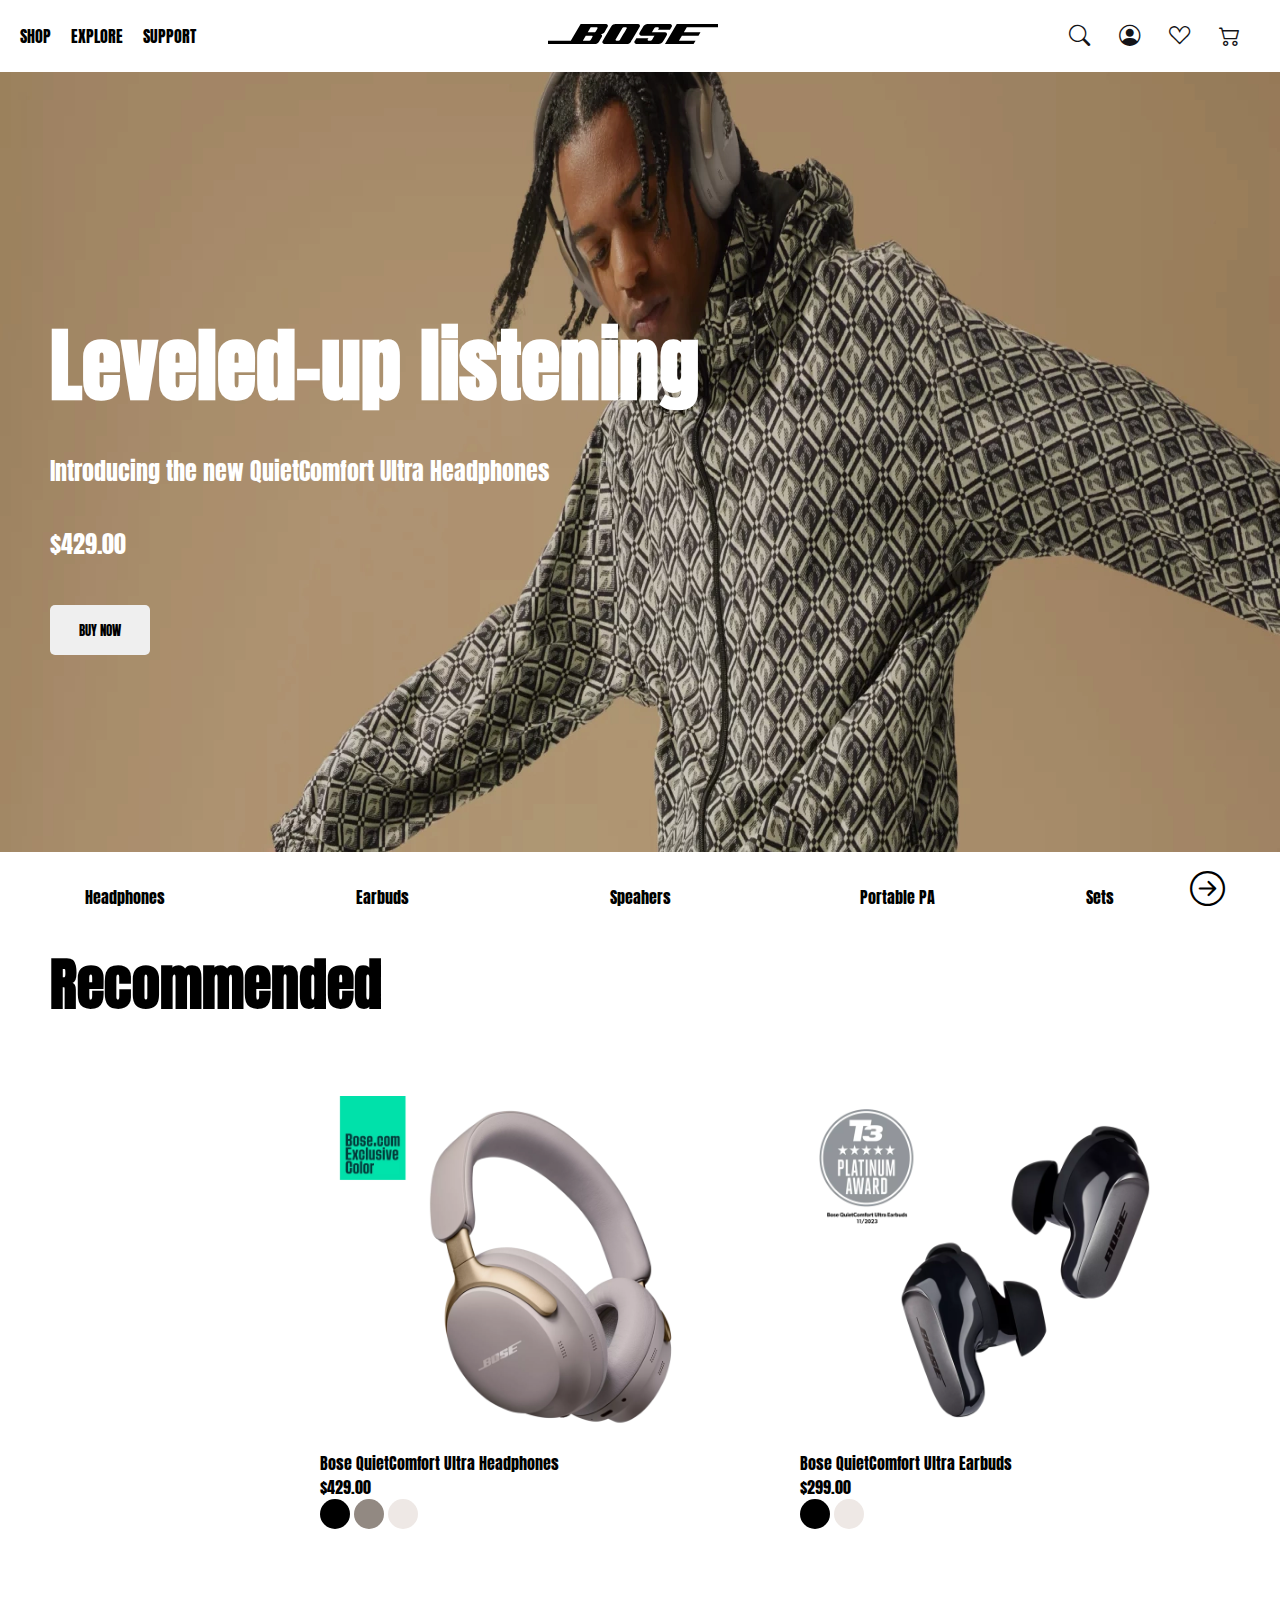
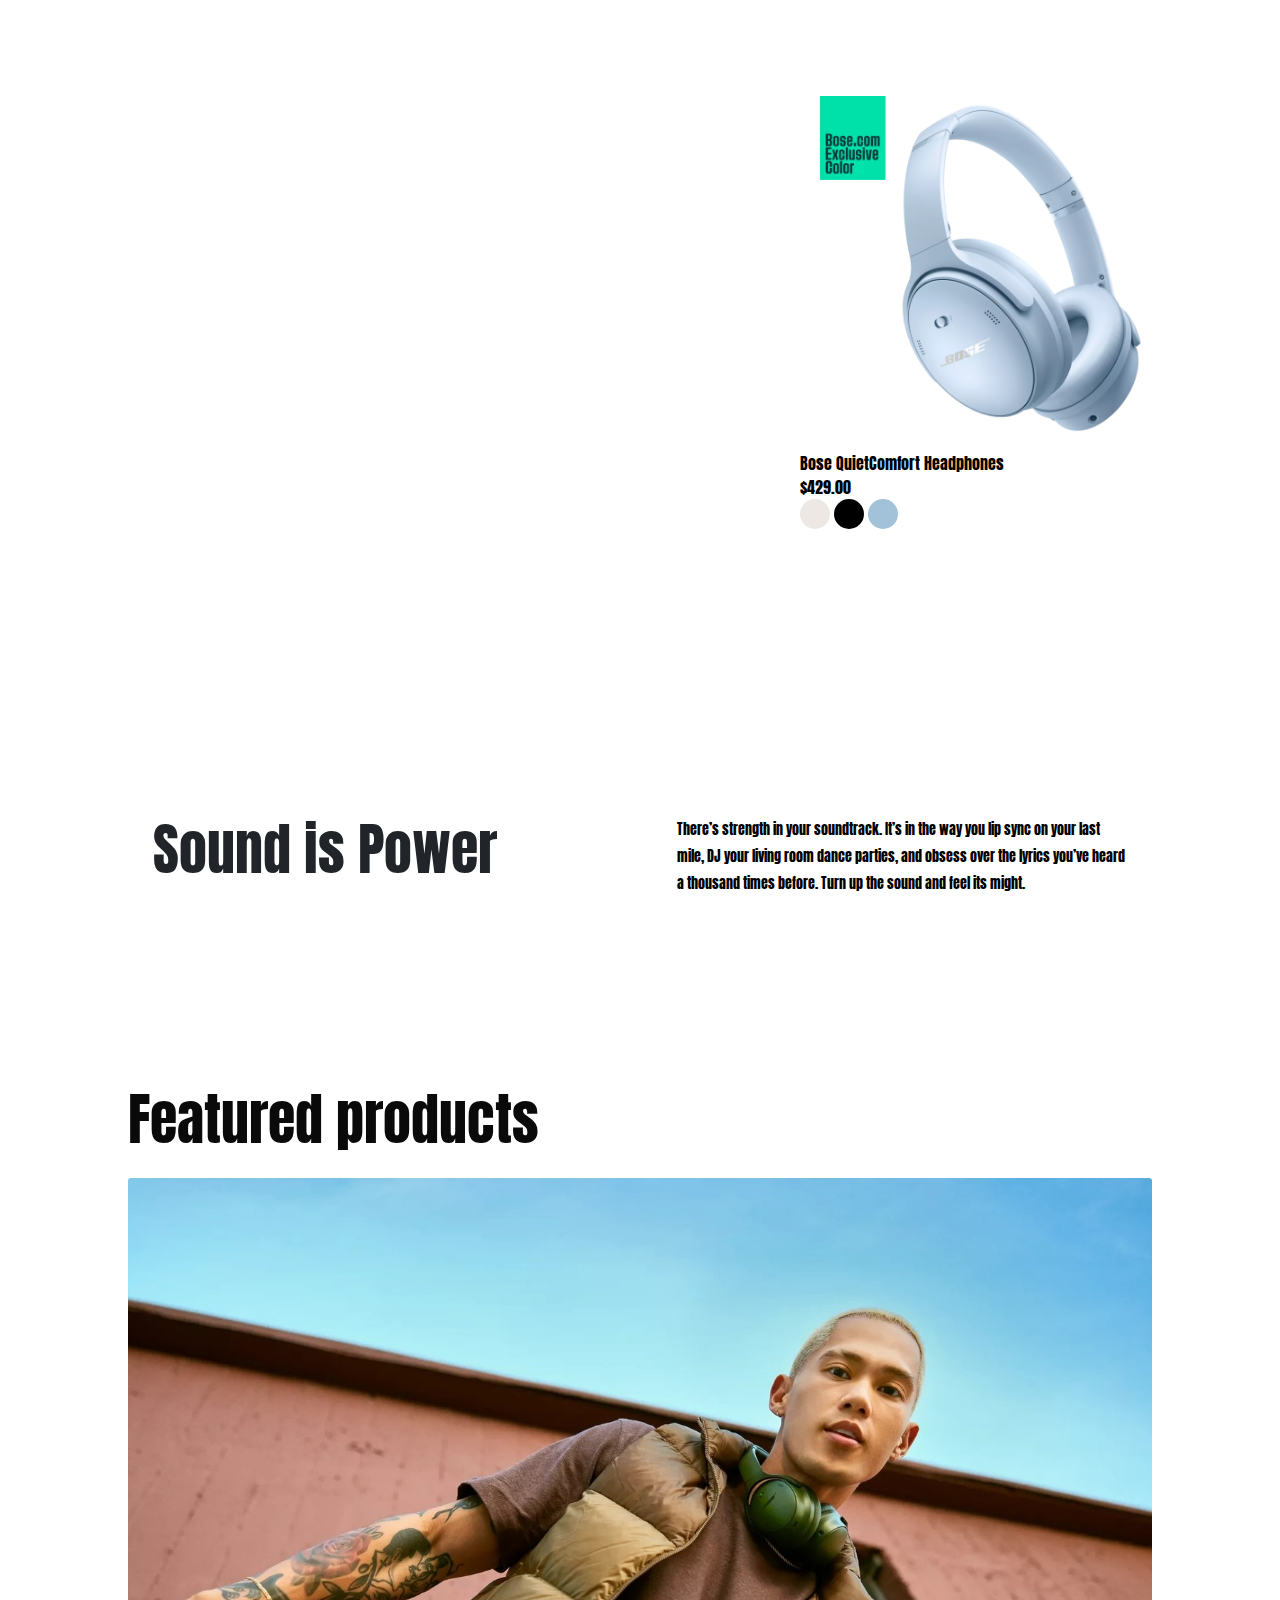
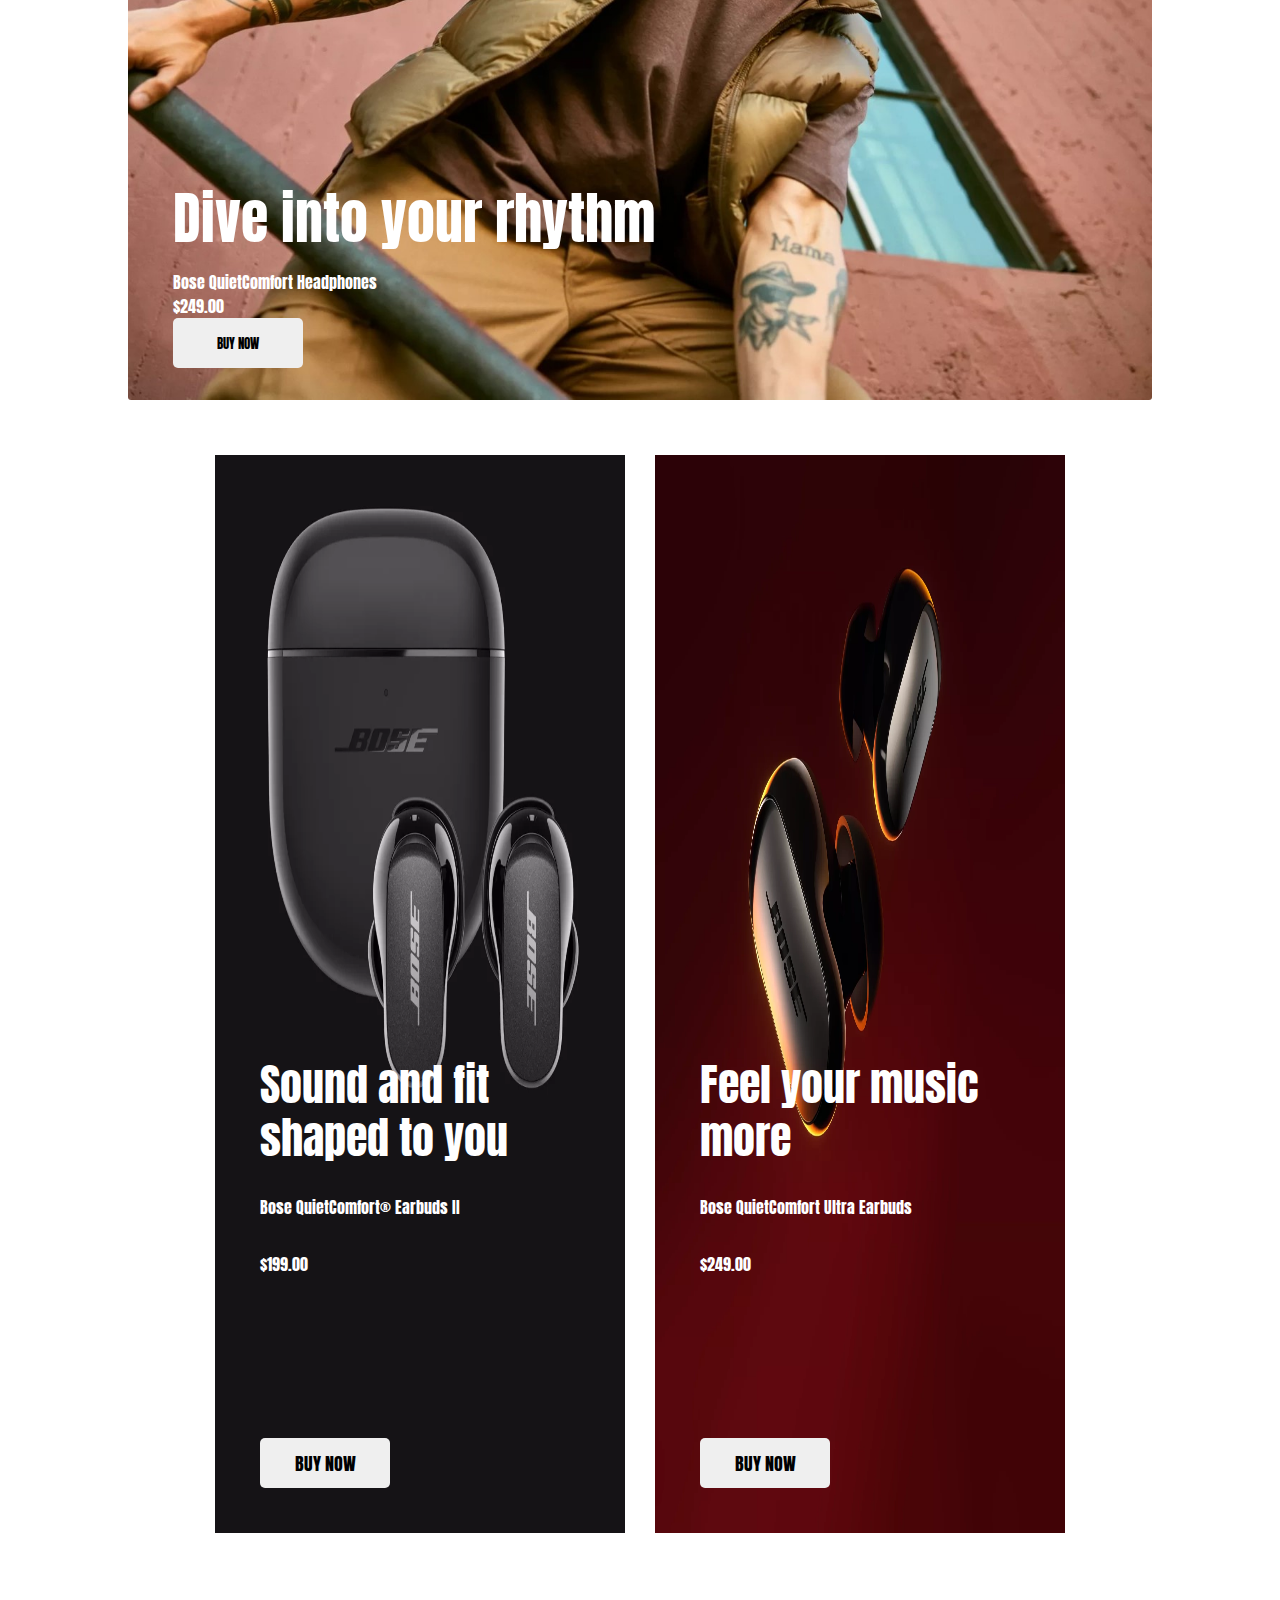
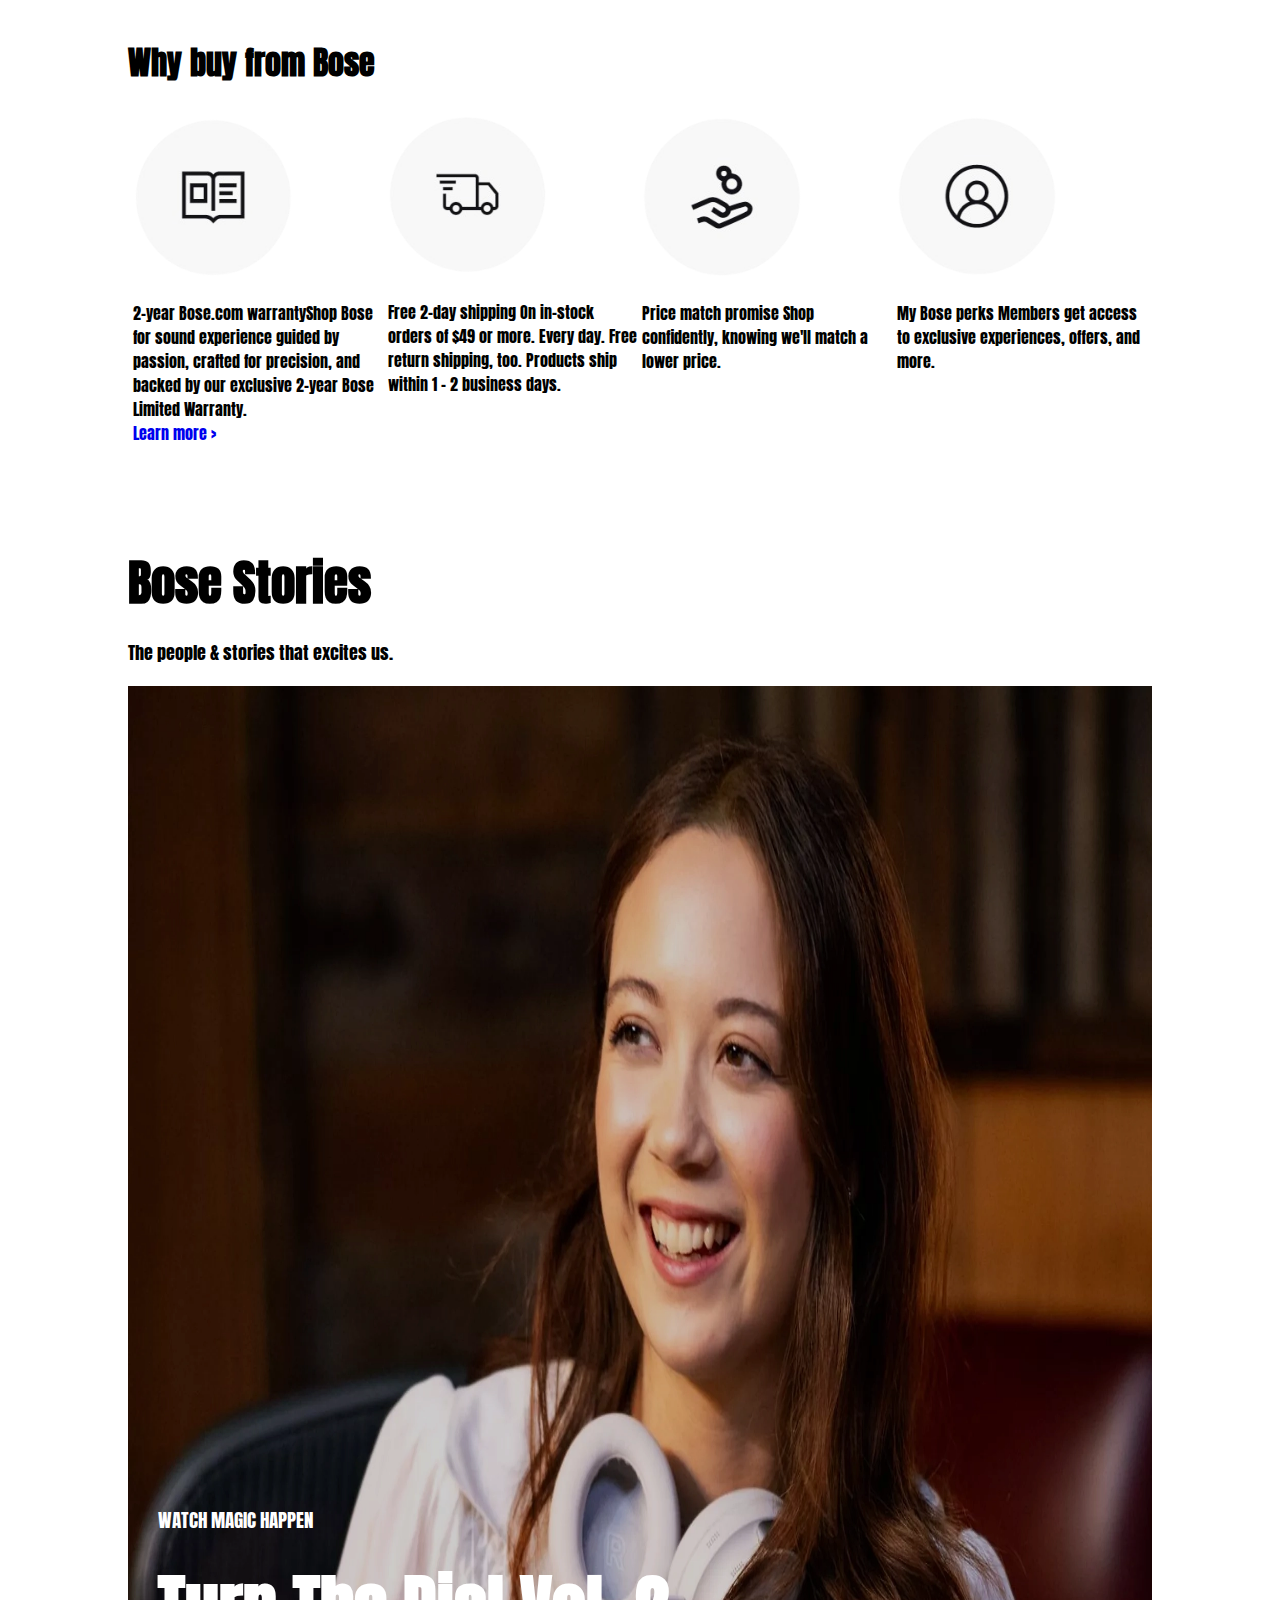
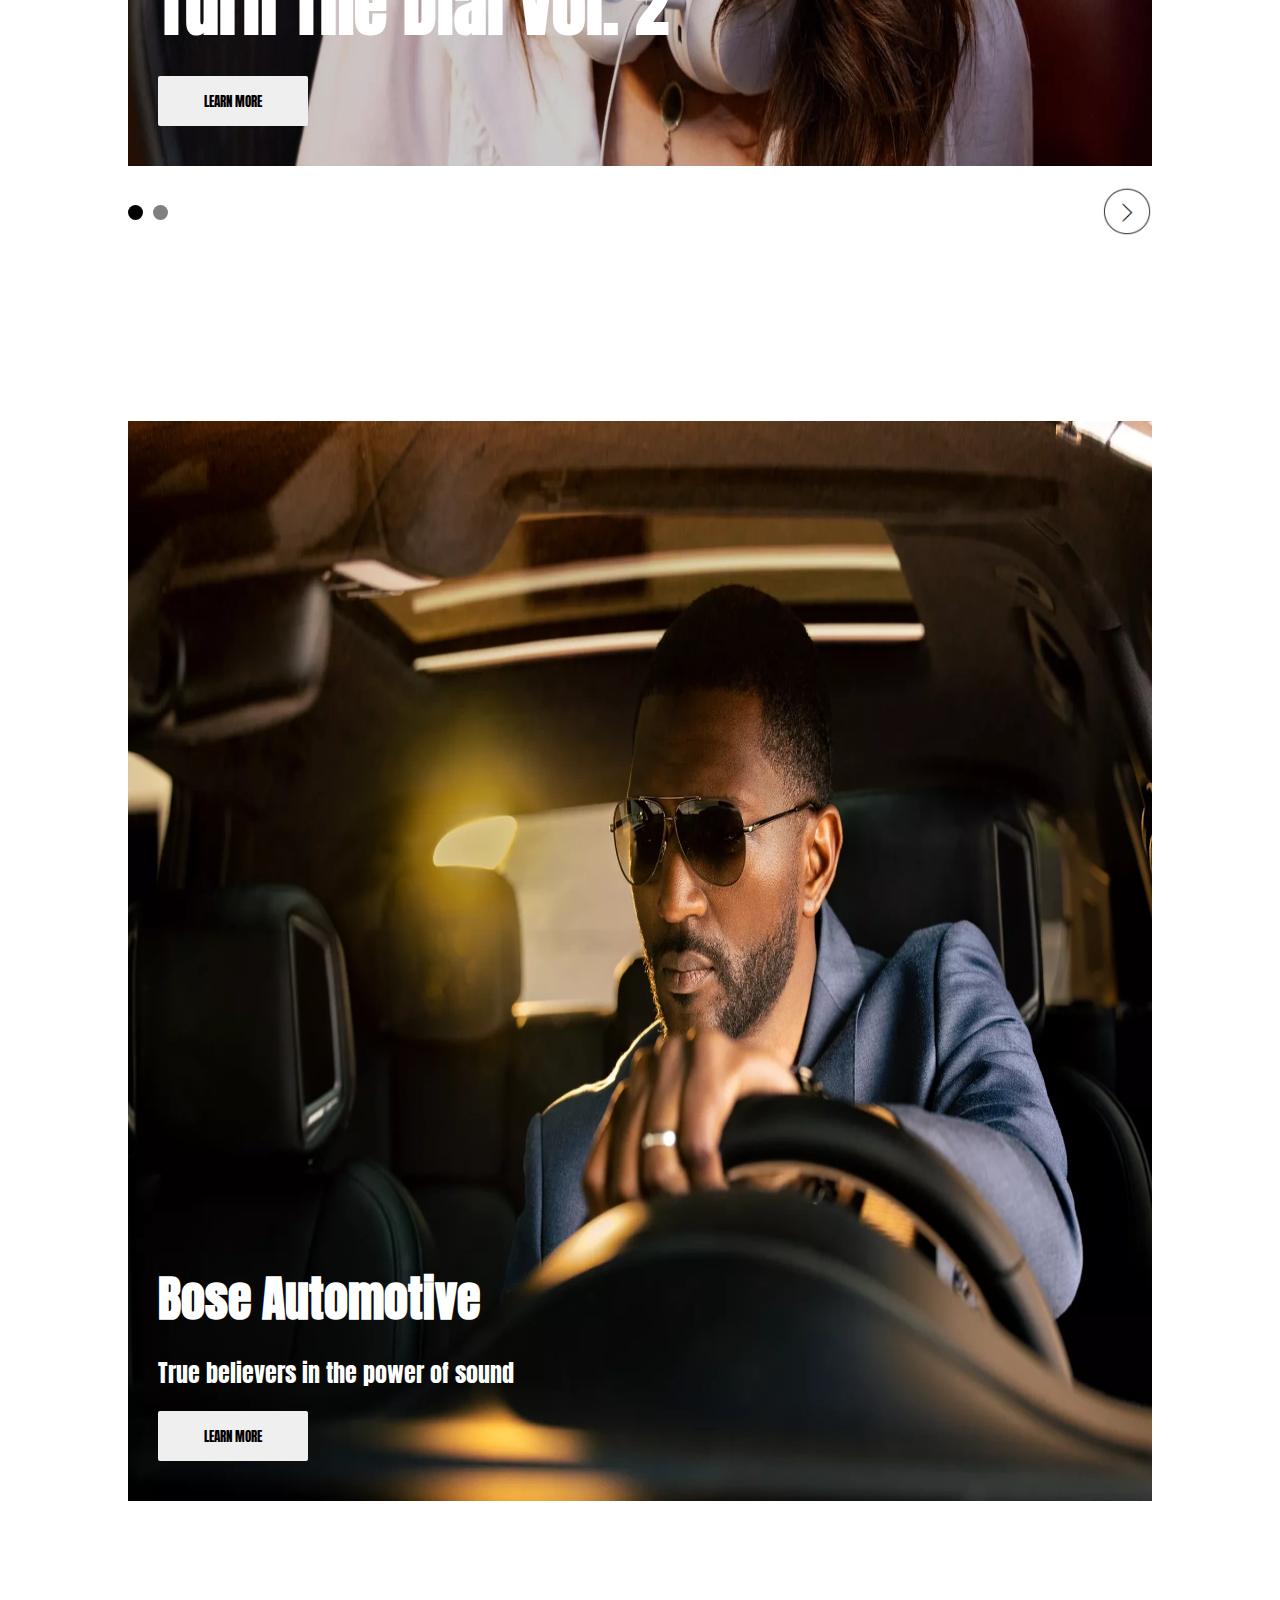
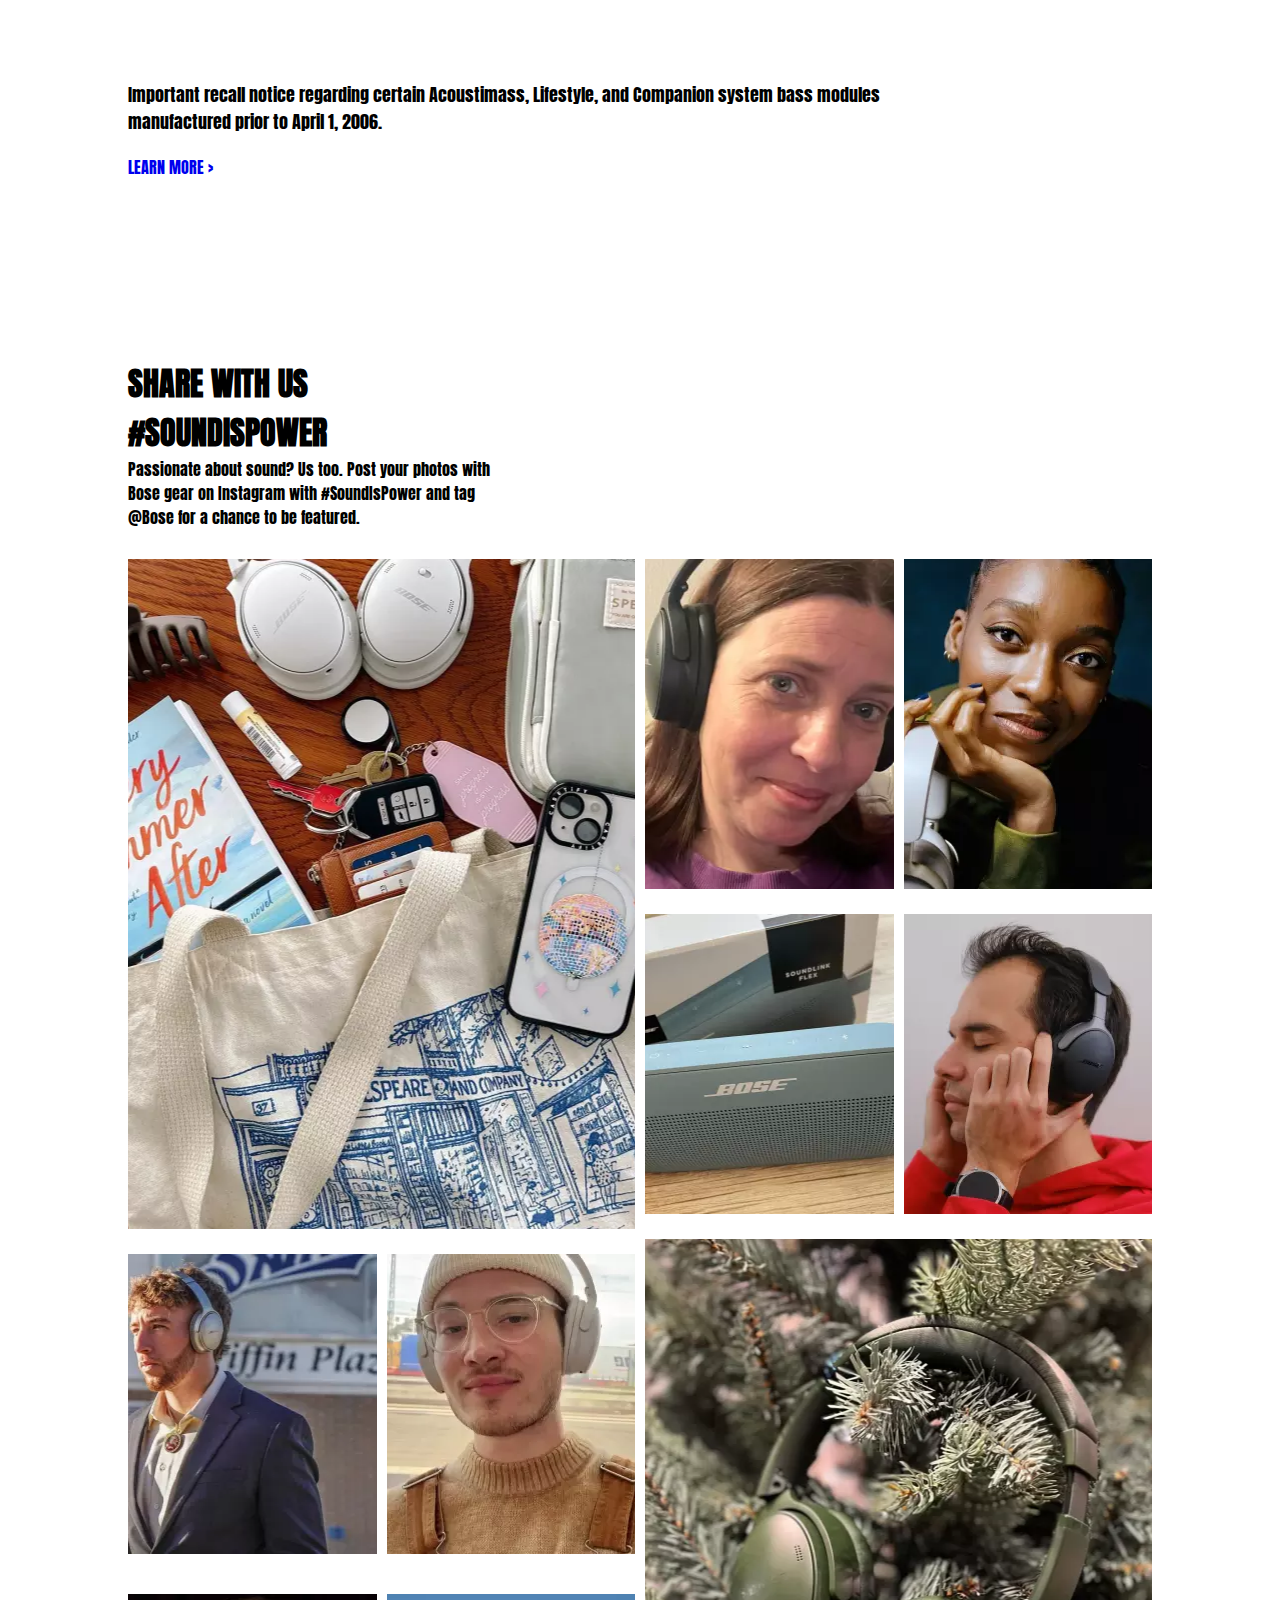
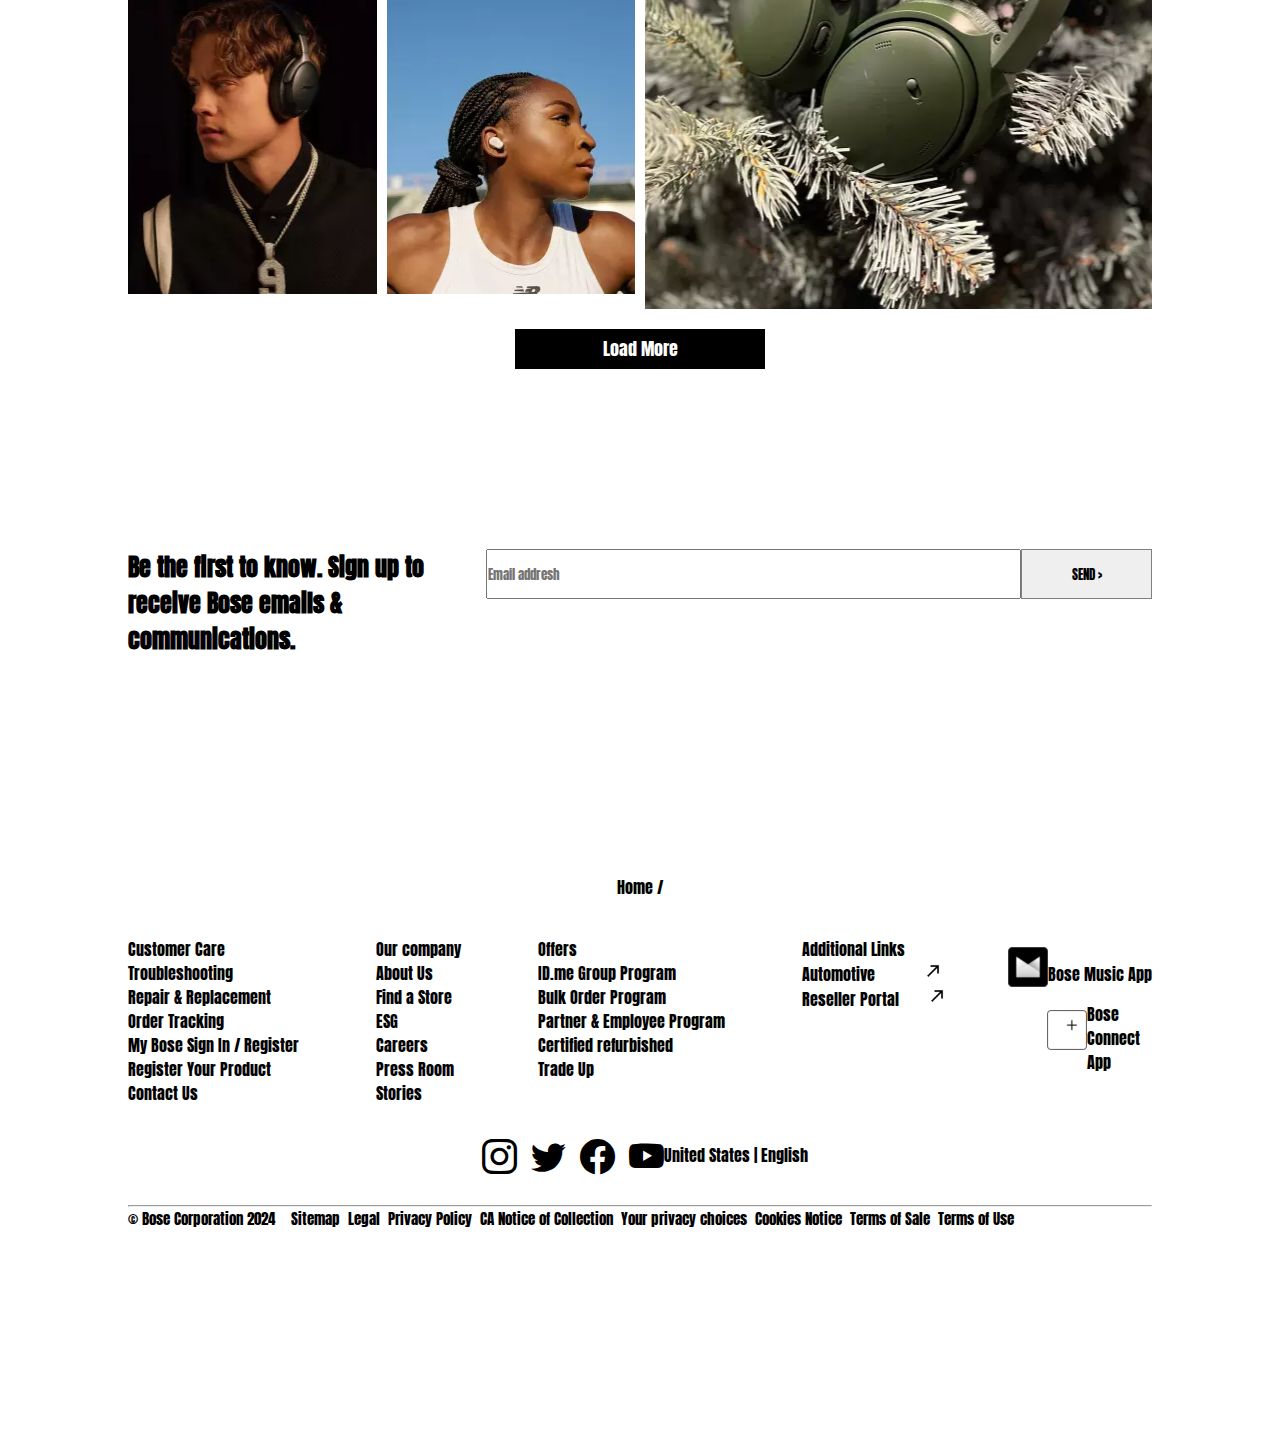
<file: index.html>
<!DOCTYPE html>
<html lang="en">
<head>
    <meta charset="UTF-8">
    <meta name="viewport" content="width=device-width, initial-scale=1.0">
    <title>Bose</title>
    <link rel="stylesheet" href="style.css">
    <link rel="stylesheet" href="https://cdn.jsdelivr.net/npm/bootstrap-icons@1.3.0/font/bootstrap-icons.css">
    <link href="https://cdn.jsdelivr.net/npm/bootstrap@5.3.2/dist/css/bootstrap.min.css" rel="stylesheet" integrity="sha384-T3c6CoIi6uLrA9TneNEoa7RxnatzjcDSCmG1MXxSR1GAsXEV/Dwwykc2MPK8M2HN" crossorigin="anonymous">
</head>
<body>
    <nav>
       <span class="spana">
        <p>
            SHOP
        </p>
        <p>
            EXPLORE
        </p>
        <p>
            SUPPORT
        </p>
       </span>
       <SPan class="spanb">
        <img src="IMG/logo.svg" alt="">
       </SPan>
       <span class="spanc">
        <i class="bi bi-search"></i>
        <i class="bi bi-person-circle"></i>
        <i class="bi bi-suit-heart"></i>
        <i class="bi bi-cart2"></i>
       </span>
      
    </nav>
    <div class="hadder">
        <img src="IMG/main" alt="">
<div class="ha">
    <B>Leveled-up listening</B>
    <p>Introducing the new QuietComfort Ultra Headphones</p>
    <p>$429.00</p>
    <button>BUY NOW</button>
</div>
    </div>
    <div class="between">
        <nav>
            <samp>
                <p>
                    Headphones
                </p>
            </samp>
            <samp>
                <p>
                    Earbuds
                </p>
            </samp>
            <samp>
                <p>
                  Speahers
                </p>
            </samp>
            <samp>
                <p>
                    Portable PA
                </p>
            </samp>
            <samp>
                <p>
                 Sets   
                </p>
                <i class="bi bi-arrow-right-circle"></i>
            </samp>
        </nav>
        
        <h1>Recommended</h1>
        
        <!-- between 
         -->

        <div class="betweenmain">
        
          <div class="BITA">
            <img src="IMG/BITA" alt="">
            <P>Bose QuietComfort Ultra Headphones</P>
            <p>$429.00</p>
            <button></button>
            <button style="height: 30px; width: 30px; background-color: #928982; border-radius: 50%; border: none;"></button>
            <button></button>
          </div>
          <div class="BITA">
            <img src="IMG/BITB" alt="">
            <P>Bose QuietComfort Ultra Earbuds</P>
            <p>$299.00</p>
            <button></button>
            <button></button>
            
          </div>
          <div class="BITA">
            <img src="IMG/BITC" alt="">
            <P>Bose QuietComfort Headphones</P>
            <p>$429.00</p>
            <button style="height: 30px; width: 30px; background-color: #EEE8E5; border-radius: 50%; border: none;"></button>
            <button ></button>
            <button style="background-color: #A2C2D9;" ></button>
            
          </div>
        </div>
    </div>
    <!-- contant1 -->
    <div class="contant">
        <div class="contanttext">
            <span>
                <h1> 
                    Sound is Power</h1>
            </span>
            <span>
                <p>There’s strength in your soundtrack. It’s in the way you lip sync on your last mile, DJ your living room dance parties, and obsess over the lyrics you’ve heard a thousand times before. Turn up the sound and feel its might.
                </p>
            </span>
        </div>
        <div class="contantimg">
            <h1>Featured products</h1>
            <span class="contantc">
                <img src="IMG/futterimga.jpg" alt="">
               <span class="contantcc"> 
                <h1>Dive into your rhythm</h1>
                <p>Bose QuietComfort Headphones</p>
                <p>$249.00 </p>
                <button>BUY NOW</button>
               </span>
        </span>
        </div>

    <!-- contant -->
    <div class="contant2">

        <div class="contant2-img1">
                <img src="IMG/earburd1" alt="">
                <span class="contant2-text1"> 
                <h1>Sound and fit shaped to you</h1>
                <p>Bose QuietComfort® Earbuds II</p>
                <p>$199.00</p>
                <button>BUY NOW</button>
                </span>

    </div>


    <div class="contant2-img2">
            <img src="IMG/earburd2" alt="">
             <span class="contant2-text2"> 
            <h1>Feel your music more</h1>
            <p>Bose QuietComfort Ultra Earbuds</p>
            <p>$249.00 </p>
            <button>BUY NOW</button>
            </span>
        </div>

    </div>


    <!-- contant3  -->
    <div class="contant3">
        <h1>Why buy from Bose</h1>
        <div  class="icons">
            <span  class="icon1">
                <img style="width: 160px; " src="IMG/icon1.png" alt="">
                     <p>
                        2-year Bose.com warrantyShop Bose for sound experience guided by passion, crafted for precision, and backed by our exclusive 2-year Bose Limited Warranty.</p>
                        <a href="#">Learn more  ></a>
            </span>
            <span class="icon1">
                <img style="width: 160px;" src="IMG/icon2.png" alt="">  
                <p>Free 2-day shipping

                    On in-stock orders of $49 or more. Every day. Free return shipping, too. Products ship within 1 – 2 business days.</p>
            </span>
            <span class="icon1">
                <img style="width: 160px;" src="IMG/icon3.png" alt=""> 
                <p>Price match promise

                    Shop confidently, knowing we'll match a lower price.</p>
            </span>
            <span class="icon1">
                <img style="width: 160px;" src="IMG/icon-4.png" alt="">
                <p>My Bose perks

                    Members get access to exclusive experiences, offers, and more.
                    </p>
            </span>
        </div>
    </div>



    <!-- cotainer4 -->


    <div class="container4">
        <span><h1>Bose Stories</h1>
            <p>The people & stories that excites us.</p></span>
        <div class="container4-img1">
            <span class="IMG-A">
                <img src="IMG/container4img1" alt="">
                <SPAN class="text-a"><p>WATCH MAGIC HAPPEN</p>
                    <h1>Turn The Dial Vol. 2</h1>
                    <button>LEARN MORE</button>
                </SPAN>
            </span>
            <span class="buttons"><span class="button"><button style="background-color: black;"></button><button style="background-color: gray; margin-left: 10px"></button></span> <span><img src="IMG/arrow.png" alt="" style=" height: 50px;
                width:50px ;"></span></span>
            <div class="container4-img1">
                <span class="IMG-b"><img src="IMG/container4img2" alt="">
                    <SPAN class="text-b"><h1>Bose Automotive</h1>
                        <p>True believers in the power of sound</p>
                        <button>LEARN MORE</button></SPAN>
                </span>

                <div class="container4-bu-text">
                    <p>Important recall notice regarding certain Acoustimass, Lifestyle, and Companion system bass modules manufactured prior to April 1, 2006.</p>
                    <a href="#">LEARN MORE ></a>
                </div>
        </div>
        
    </div>
    </div>


<!-- container5 -->
<div class="container5-hadding">
    <h1>SHARE WITH US #SOUNDISPOWER</h1>
<p>Passionate about sound? Us too. Post your photos with Bose gear on Instagram with #SoundIsPower and tag @Bose for a chance to be featured.</p>
</div>
<div class="container5">
  
    <div class="box"></div>
    <div class="box"></div>
    <div class="box"></div>
    <div class="box"></div>
    <div class="box"></div>
    <div class="box"></div>
    <div class="box"></div>
    <div class="box"></div>
    <div class="box"></div>
    <div class="box"></div>
</div>
<div class="container5-footer">
    <button>Load More</button>
</div>



<!-- futter -->


<div class="futter">
    <SPAN><h2>Be the first to know. Sign up to receive Bose emails & communications.</h2>
        <input type="text" placeholder="Email addresh">
        <button>SEND > </button></SPAN>
</div>

<div class="futter-a">
    <samp><p>Home /</p></samp>
    <div class="futter-main">
    <div class="li">
        <ul>
            <li>Customer Care</li>
            <li><pre>Troubleshooting</pre></li>
            <li><pre>Repair & Replacement</pre></li>
            <li><pre>Order Tracking</pre></li>
            <li><pre>My Bose Sign In / Register</pre></li>
            <li><pre>Register Your Product</pre></li>
            <li><pre>Contact Us</pre></li>
        </ul>

        <ul>
            <li>Our company</li>
            <li> <pre>About Us</pre></li>
            <li><pre>Find a Store</pre></li>
            <li><pre>ESG</pre></li>
            <li><pre>Careers</pre></li>
            <li><pre>Press Room</pre></li>
            <li> <pre>Stories</pre></li>
        </ul>

        <ul>
            <li>Offers</li>
            <li><pre>ID.me Group Program</pre></li>
            <li>  <pre>Bulk Order Program</pre></li>
            <li><pre>Partner & Employee Program</pre></li>
            <li><pre>Certified refurbished</pre></li>
            <li><pre>Trade Up</pre></li>
            
        </ul>

        <ul>
            <li>Additional Links</li>
            <li><pre>Automotive            <img src="IMG/arrow-top-right.png" alt=""></pre></li>
            <li><pre>Reseller Portal       <img src="IMG/arrow-top-right.png" alt="" ></pre></li>
        </ul>
    </div>
    <div class="icon1">
        <span><img src="IMG/futter-icon2.png" alt=""><p>Bose Music App</p></span>
        <span style="margin-left: 100px;"><img src="IMG/futter-icon1.png" alt=""><p >Bose Connect App</p></span>
    </div>
</div>
<samp> 
    <span> <i class="bi bi-instagram"></i>
        <i class="bi bi-twitter"></i>
        <i class="bi bi-facebook"></i>
        <i class="bi bi-youtube"></i>   </span>
    <span>
        <p>United States | English</p>
    </span>
</samp>
<hr>


<span class="last-li">
    <ul>
    <li>© Bose Corporation 2024</li>
    <li><pre>    Sitemap</pre></li>
    <li><pre>  Legal</pre></li>
    <li><pre>  Privacy Policy
    </pre></li>
    <li><pre>  CA Notice of Collection</pre></li>
    <li><pre>  Your privacy choices</pre></li>
    <li><pre>  Cookies Notice</pre></li>
    <li><pre>  Terms of Sale</pre></li>
    <li><pre>  Terms of Use</pre></li></ul>
</span>
</div>
    </div>
    




    <script src="https://cdn.jsdelivr.net/npm/bootstrap@5.3.2/dist/js/bootstrap.bundle.min.js" integrity="sha384-C6RzsynM9kWDrMNeT87bh95OGNyZPhcTNXj1NW7RuBCsyN/o0jlpcV8Qyq46cDfL" crossorigin="anonymous"></script>
</body>
</html>
</file>
<file: style.css>
@import url('https://fonts.googleapis.com/css2?family=Anton&display=swap');

* {
    margin: 0;
    padding: 0;
    box-sizing: border-box;
    font-family: 'Anton', sans-serif;

}
nav {
    z-index: 2;
    height: 72px;
    background-color: white;
    display: flex;
    align-items: center;
    justify-content: space-between;
}
.spana {
    display: flex;
    align-items: center;
    justify-content: center;
}
.spana p {
    padding-left: 20px;
}
.spanc i{
    padding-right: 25px;
    font-size: 21.25px;
    font-weight: 400;
    line-height: 21.25px;
    color: rgb(19, 19, 23);
}
.spanc :last-child {
    padding-right: 40px;
}
.hadder {
    color: white;
    height: 100vh;
    position: relative;
    
}
.hadder img {
    position: absolute;
    background-position: center;
    z-index: -1;
    top: -100px;
    width: 100%;
    height: 100vh;
}
.hadder .ha {
    height: 70vh;
    display: flex;
    justify-content: space-evenly;
    flex-direction: column;
    padding-left: 50px;
   padding-top: 200PX;
}
.hadder .ha p {
 font-weight: 400;
    font-size:24px;
    line-height: 27px;
    color: rgb(255, 255, 255);
}
.hadder .ha B {
    font-size: 80px;
    font-weight: 900;
    line-height: 92px;
    color: rgb(255, 255, 255);

}
.hadder .ha button {
    border: none;
    border-radius: 5PX;
    height: 50px;
    width: 100px;
}
.between {
    position:relative;
    top: -120px;
width: 100%;
height: 100%;

}
.between nav { 
    height: 10vh;
padding-inline: 30px;

}
samp {
    display: flex;
    align-items: center;
    justify-content: center;
    width: 190PX;
    height: 100PX;
}
samp i {
    margin-left: 40%;
    font-size: 35px;
    margin-bottom: 20px;
}
.between h1 {
    
padding-left: 50px;
font-size: 56px;
padding-bottom:30px;
}
.betweenmain {
    margin-top: 40px;
    padding-left: 50PX;
    display: flex;
    align-items: center;
    justify-content: end;
    flex-wrap: wrap;
}
.betweenmain .BITA {
    width: 480PX;
    height: 600PX;

}
.betweenmain .BITA button {
    height: 30px;
    width: 30px;
    background-color:black;
    border-radius: 50%;
    border: none;
    transition: all ease-in-out 0.15s;
}

.betweenmain .BITA button:last-child{
    background-color: #EEE8E5;
    height: 30px;
    width: 30px;
    border-radius: 50%;
    border: none;
}
.betweenmain .BITA button:hover{
    width: 40px;
    height: 40px;
}
.betweenmain img {
    height: 350PX;
    width: 450PX;
    /* object-fit: cover; */
}
.contant{
    display: flex;
    align-items: center;
    justify-content: center;
    flex-direction: column;
    width: 100% ;
    height: auto;
}
.contanttext {
    width:80%;
    display: flex;
    justify-content: space-between;
    height: 30vh;
    display: flex;
}
.contanttext span {
    width: 500px;
    padding-inline: 25px;

}
.contanttext span h1 {
    
    font-size: 56px;
    font-weight: 500;
    line-height: 67.2px;
    color: rgb(33, 37, 41);
}
.contanttext span p {
    font-weight: 400;
    font-size:14px ;
    line-height: 27px;
}

.contantimg {
    width: 80%;
height: auto;
position: relative;

}
.contantimg h1 {
    font-size: 56px;
    font-weight: 500;
    line-height: 67.2px;
    color: rgb(10, 10, 10);
    padding-bottom: 25px;
}
.contantimg img {
    border-radius: 3px;
    height:100%;
    width: 100%;
}

.contantimg .contantc .contantcc {
    position: absolute;
    margin-left: 45PX;
    display: flex;
    flex-direction: column;
    bottom: 4%;
    align-items: start;
    height: auto ;
    color:rgb(255, 255, 255) ;
}
.contantimg .contantc .contantcc h1 {
    font-size: 56px;
    font-weight: 500;
    line-height: 53.008px;
    color: rgb(255, 255, 255);
}
.contantimg .contantc .contantcc button {
    width: 130px;
    height: 50px;
    border: none;
    border-radius: 5px;
}




/* contant2  */

.contant2 {
    width: 80%;
    height: auto;
    display: flex;
    align-items: center;
    justify-content: center;
    flex-wrap: wrap;
    margin-top: 50px;
    
}
.contant2 .contant2-img1 {
    width:40%;
    overflow: hidden;  
    margin-right: 30px; 
    position: relative;
    z-index: 1;
    
}
.contant2 .contant2-img1 img {
    width: 100%;
    height: 119.8vh;
    
}
.contant2 .contant2-img1 .contant2-text1 {
    position: absolute;
    margin-left: 45PX;
    display: flex;
    flex-direction: column;
    bottom: 50px;
    align-items: start;
    height: auto ;
    color:rgb(255, 255, 255) ;
}
.contant2 .contant2-img1 .contant2-text1 h1 {
    font-size: 44px;
    font-weight: 500;
    line-height: 53.008px;
    color: rgb(255, 255, 255);
    margin-bottom: 30px;
}
.contant2 .contant2-img1 .contant2-text1 p {
    font-weight: 100;
    font-size:16px ;
    line-height: 27px;
    margin-bottom: 30px;
}
.contant2 .contant2-img1 .contant2-text1 button {
    margin-top: 130px;
    width: 130px;
    height: 50px;
    border: none;
    border-radius: 5px;
    font-size: 18px;

}



.contant2 .contant2-img2 {
    width:40%;
    overflow: hidden;
    z-index: 1;
    position: relative;
}

.contant2 .contant2-img2 .contant2-text2 {
    position: absolute;
    margin-left: 45PX;
    display: flex;
    flex-direction: column;
    bottom: 50px;
    align-items: start;
    height: auto ;
    color:rgb(255, 255, 255) ;
}
.contant2 .contant2-img2 .contant2-text2 h1 {
    font-size: 44px;
    font-weight: 500;
    line-height: 53.008px;
    color: rgb(255, 255, 255);
    margin-bottom: 30px;
}
.contant2 .contant2-img2 .contant2-text2 p {
    font-weight: 100;
    font-size:16px ;
    line-height: 27px;
    margin-bottom: 30px;
}
.contant2 .contant2-img2 .contant2-text2 button {
    margin-top: 130px;
    width: 130px;
    height: 50px;
    border: none;
    border-radius: 5px;
    font-size: 18px;

}

.contant2 .contant2-img2 img {
    width:100%;
    height: 119.8vh;
    
}

/* container3 */
.contant3 {
    width: 80%;
    display: flex;
    flex-direction: column;
    justify-content: start;
    /* flex-wrap: wrap; */
    /* background-color: aqua; */
    margin-top: 100px;

}
.contant3 .icons {
    display: flex;
    margin-top: 30px;
    flex-wrap: wrap;
    justify-content: space-evenly;
    
}
.contant3 .icons span {
    width: 250px;

    
    /* background-color: aqua;
    margin-left: 10px; */
    
}
.contant3 .icons span p {
    padding-top: 20px;
}
.contant3 .icons span a {
    text-decoration: none;
}



/* container4  */

.container4 {
    margin-top: 100px;
    width: 80%;
}
.container4 h1 {
    font-size: 49px;
    padding-bottom: 20px;
}
.container4 p {
    font-size: 18px;
    padding-bottom: 20px;
}
.container4 .buttons  {
    margin-top: 20px;
    width: 100%;
    display: flex;
    justify-content: space-between;
    align-items: center;
    margin-bottom: 20vh;
   
}
.container4 .buttons .button button {
    width: 15px;
    height: 15px;
    border-radius: 50%;
    border: none;
}
.container4 .container4-img1 {
    
    width: 100%;
    object-fit: cover;
}
.container4 .container4-img1 img {
width: 100%;

height: 120vh;

}
.container4-img1 .IMG-A {
    position: relative;
    z-index: 1;
    display: flex;
    
}


.container4-img1 .IMG-A .text-a {
position: absolute;
color: white;
z-index: 2;
bottom: 40px;
left: 30px;
}
.container4-img1 .IMG-A .text-a p {
font-size: 19px;
font-weight: 100;
}
.container4-img1 .IMG-A .text-a h1 {
    font-size: 68px;
}
.container4-img1 .IMG-A .text-a button {
    height: 50px;
    width: 150px;
    border-radius: 2px;
    border: none;
}





.container4 .container4-img1 {
    
    width: 100%;
    object-fit: cover;
}
.container4 .container4-img1 img {
width: 100%;

height: 120vh;

}
.container4-img1 .IMG-b {
    position: relative;
    z-index: 1;
    display: flex;
}

.container4-img1 .IMG-b .text-b {
position: absolute;
color: white;
z-index: 2;
bottom: 40px;
left: 30px;
}
.container4-img1 .IMG-b .text-b p {
font-size: 24px;
font-weight: 100;
}
.container4-img1 .IMG-b .text-b h1 {
    font-size: 48px;
}
.container4-img1 .IMG-b .text-b button {
    height: 50px;
    width: 150px;
    border-radius: 2px;
    border: none;
    
}
.container4-img1 .container4-bu-text a{
    text-decoration: none;
}
.container4-img1 .container4-bu-text {
     margin-block:20vh;
      width:75% 
}




/* container5 */

.container5-hadding {
    width: 80%;
    padding-right: 50%;
    margin-bottom: 30px;
}
.container5-footer button{
    width: 250px;
    height: 40px;
    border: none;
    background-color: black;
    color: white;
    font-size: 18px;
    margin-top: 20px;
    
}
.container5 {
    display: grid;
    grid-template-columns: repeat(4, 1fr);
    grid-template-rows: repeat(4, 1fr);
    gap: 10px;
    width: 80%;
    height: 150vh;
}

.box:first-child {
    background-image: url(IMG/container5-1);
    grid-column: 1 / 3;
    grid-row: 1 / 3;
    background-repeat: no-repeat;
    background-position: center;
}
.box:nth-child(2){
    background-image: url(IMG/container5-2.txt);
    background-repeat: no-repeat;
    background-position: center;
}
.box:nth-child(3){
    background-image: url(IMG/container5-3);
    background-repeat: no-repeat;
    background-position: center;
}
.box:nth-child(4){
    background-image: url(IMG/container5-4.txt);
    background-repeat: no-repeat;
    background-position: center;
}
.box:nth-child(5){
    background-image: url(IMG/container5-5.txt);
    background-repeat: no-repeat;
    background-position: center;
}
.box:nth-child(6){
    background-image:url(IMG/container5-6) ;
    background-repeat: no-repeat;
    background-position: center;
}
.box:nth-child(7){
    background-image: url(IMG/container5-7.txt);
    background-repeat: no-repeat;
    background-position: center;
}
.box:nth-child(8){
    background-image: url(IMG/container5-8.txt);
    background-repeat: no-repeat;
    background-position: center;
    grid-column: 3 / 5;
    grid-row: 3 / 5;    
}
.box:nth-child(9){
background-image: url(IMG/container5-9);
background-repeat: no-repeat;
background-position: center;
}
.box:last-child{
    background-image: url(IMG/container5-10);
    background-repeat: no-repeat;
    background-position: center;
}



/* FUTTER */

.futter {
margin-block: 20vh;
width: 80%;
}
.futter span{
    display: flex;
}
.futter span input{
    width: 100%;
    height: 50px;
}
.futter span button {
    height:50px;
    width: 250px;
    border: 1px solid gray;
}
.futter-a {
    width: 100%;
    display: flex;
    align-items: center;
    justify-content: center;
    flex-direction: column;
    flex-wrap: wrap;
}
.futter-a .futter-main {
    display: flex;
    width: 80%;
    
   
}
.futter-a .li {
    display: flex;
    text-decoration: none;
    flex-wrap: wrap;
    width: 80%;
    justify-content: space-between;
  
}
.futter-a samp {
    width: 76%;
}
.futter-a samp span i{
margin-left: 10px;
}
.li ul li {

    list-style: none;
}
.li ul li img {
    height: 20px;
    width: 20px;
}
.futter-main .icon1 {
    width: 20%;
    margin-top: 10px;
}
.futter-main .icon1 span{
display: flex;
align-items: center;
justify-content: end;


}
.futter-main .icon1 span img {
    width: 40px;
    height: 40px;
    margin-bottom: 15px;
}
.futter-a hr {
    width: 80%;
}
.futter-a .last-li {
    width: 80%;
    margin-bottom: 20vh;
}
.futter-a .last-li ul {
    display: flex;
    list-style: none;
    flex-wrap: wrap;
    
}
.futter-a .last-li ul li {
    font-size: 15px;
}



@media (max-width:992px) {
    nav span i:nth-child(2)  {
        display: none;
    }
    nav span i:nth-child(3)  {
        display: none;
    }
    nav .spana p {
        display: none;
    }

    .contantimg {
        width: 90%;
    height: auto;
    position: relative;
    margin-top: 9vh;
    
    }
    .between h1 {
    
        padding-left: 40px;
        font-size: 40px;
        padding-bottom:30px;
        }
    .contantimg h1 {
        font-size: 30px;
        font-weight: 500;
        line-height: 67.2px;
        color: rgb(10, 10, 10);
        
    }

    .contanttext {
        width:100%;
        display: flex;
        justify-content: space-between;
        height: 20vh;
        display: flex;
    }
   
    .contanttext span h1 {
        
        font-size: 40px;
        font-weight: 500;
        line-height: 67.2px;
        color: rgb(33, 37, 41);
    }
    .contanttext span p {
        font-weight: 400;
        font-size:12px ;
        line-height: 27px;
    }

    .contant2 {
        width: 90%;
        height: auto;
        display: flex;
        align-items: center;
        justify-content: center;
        flex-wrap: wrap;
        margin-top: 50px;
        
    }
    .contant2 .contant2-img1 {
        width:100%;
        height: 60%;
        overflow: hidden;  
        margin-right: 30px; 
        position: relative;
        z-index: 1;
        
    }
    .contant2 .contant2-img1 img {
        width: 100%;
        height: 100%;
        
    }
    .contant2 .contant2-img1 .contant2-text1 {
        position: absolute;
        margin-left: 45PX;
        display: flex;
        flex-direction: column;
        bottom: 50px;
        align-items: start;
        height: auto ;
        color:rgb(255, 255, 255) ;
    }
    .contant2 .contant2-img1 .contant2-text1 h1 {
        font-size: 44px;
        font-weight: 500;
        line-height: 53.008px;
        color: rgb(255, 255, 255);
        margin-bottom: 30px;
    }
    .contant2 .contant2-img1 .contant2-text1 p {
        font-weight: 100;
        font-size:16px ;
        line-height: 27px;
        margin-bottom: 30px;
    }
    .contant2 .contant2-img1 .contant2-text1 button {
        margin-top: 130px;
        width: 130px;
        height: 50px;
        border: none;
        border-radius: 5px;
        font-size: 18px;
    
    }
    
    
    
    .contant2 .contant2-img2 {
        width:100%;
        overflow: hidden;
        z-index: 1;
        position: relative;
    }
    
    .contant2 .contant2-img2 .contant2-text2 {
        position: absolute;
        margin-left: 45PX;
        display: flex;
        flex-direction: column;
        bottom: 50px;
        align-items: start;
        height: auto ;
        color:rgb(255, 255, 255) ;
    }
    .contant2 .contant2-img2 .contant2-text2 h1 {
        font-size: 44px;
        font-weight: 500;
        line-height: 53.008px;
        color: rgb(255, 255, 255);
        margin-bottom: 30px;
    }
    .contant2 .contant2-img2 .contant2-text2 p {
        font-weight: 100;
        font-size:16px ;
        line-height: 27px;
        margin-bottom: 30px;
    }
    .contant2 .contant2-img2 .contant2-text2 button {
        margin-top: 130px;
        width: 130px;
        height: 50px;
        border: none;
        border-radius: 5px;
        font-size: 18px;
    
    }
    
    .contant2 .contant2-img2 img {
        width:94%;
        height: 80vh;
        
    }
    

    .container4-img1 .container4-bu-text {
         
          width:100% 
    }
    


    
.container4 {
    width: 90%;
}
.container4 h1 {
    font-size: 40px;
    padding-bottom: 20px;
}
.container4 p {
    font-size: 18px;
    padding-bottom: 20px;
}
.container4 .buttons  {
    margin-top: 20px;
    width: 100%;
    display: flex;
    justify-content: space-between;
    align-items: center;
    margin-bottom: 20vh;
   
}
.container4 .buttons .button button {
    width: 15px;
    height: 15px;
    border-radius: 50%;
    border: none;
}
.container4 .container4-img1 {
    
    width: 100%;
    object-fit: cover;
}
.container4 .container4-img1 img {
width: 100%;
height: 100vh;

}
.container4-img1 .IMG-A {
    position: relative;
    z-index: 1;
    display: flex;
    height: 50vh;
    
}



.container4-img1 .IMG-A .text-a {
position: absolute;
color: white;
z-index: 2;
bottom: 40px;
left: 30px;
}
.container4-img1 .IMG-A .text-a p {
font-size: 19px;
font-weight: 100;
}
.container4-img1 .IMG-A .text-a h1 {
    font-size: 50px;
}
.container4-img1 .IMG-A .text-a button {
    height: 50px;
    width: 150px;
    border-radius: 2px;
    border: none;
}





.container4 .container4-img1 {
    
    width: 100%;
    object-fit: cover;
}
.container4 .container4-img1 img {
width: 100%;

height: 80vh;

}
.container4-img1 .IMG-b {
    position: relative;
    z-index: 1;
    display: flex;
    
}

.container4-img1 .IMG-b .text-b {
position: absolute;
color: white;
z-index: 2;

}
.container4-img1 .IMG-b .text-b p {
font-size: 24px;
font-weight: 100;
}
.container4-img1 .IMG-b .text-b h1 {
    font-size: 48px;
}
.container4-img1 .IMG-b .text-b button {
    height: 50px;
    width: 150px;
    border-radius: 2px;
    border: none;
    
}
.container4-img1 .container4-bu-text a{
    text-decoration: none;
    width: 80;
}
.container4-img1 .container4-bu-text {
     margin-block:10vh;
      width:100%;
      display: flex;
      justify-content: center;
      flex-direction: column;
}







    .container5{
        width: 90%;
    }
    
.container5-hadding {
    width: 80%;
    padding-right: 0%;
    margin-bottom: 30px;
}
.container5-footer button{
    width: 250px;
    height: 40px;
    border: none;
    background-color: black;
    color: white;
    font-size: 18px;
    margin-top: 20px;
    
}
.container5 {
    display: grid;
    grid-template-columns: repeat(4, 1fr);
    grid-template-rows: repeat(4, 1fr);
    gap: 10px;
    width: 80%;
    height: 150vh;
}
}
</file>
